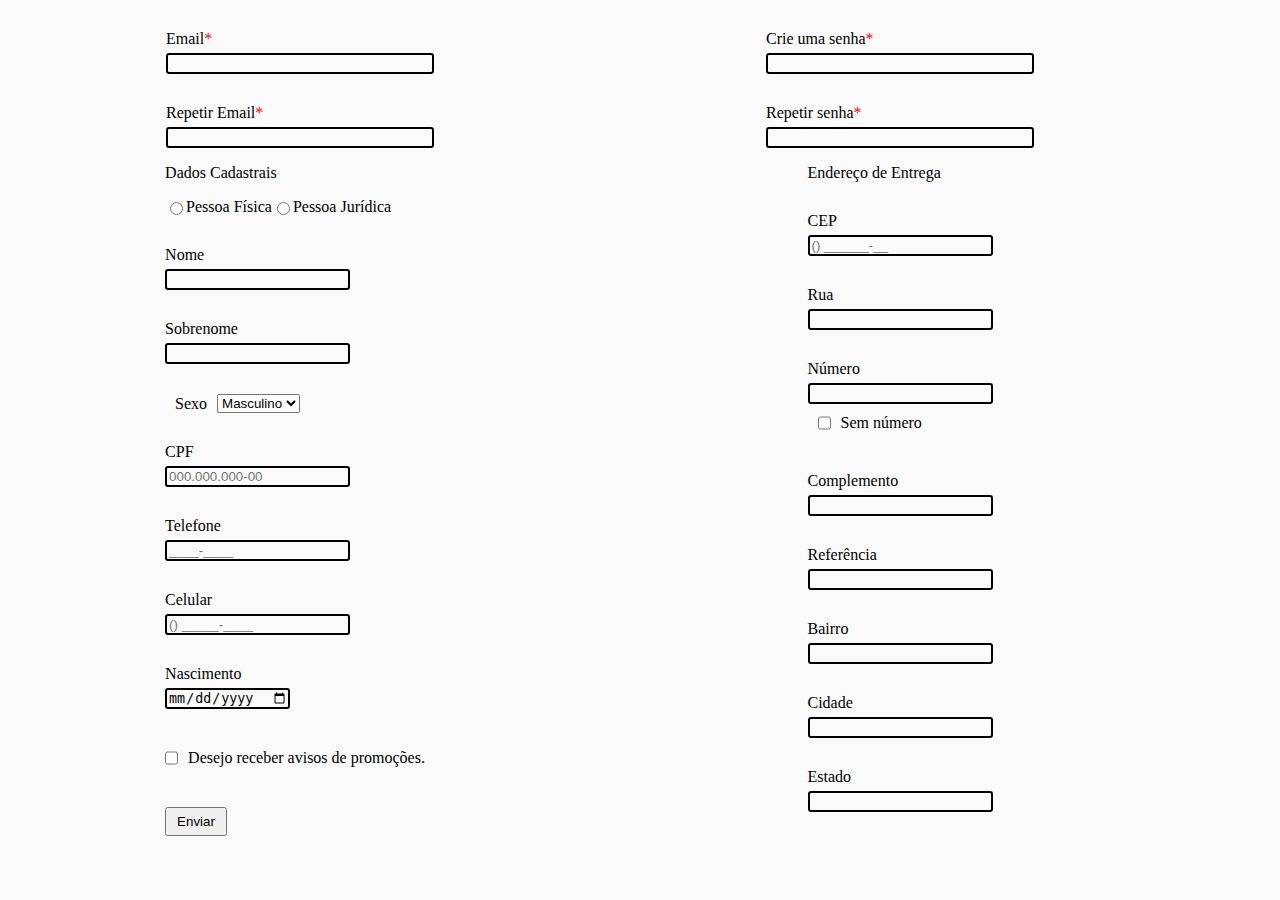
<file: aprendendo-formulario/index.html>
<!DOCTYPE html>
<html lang="pt-br">

<head>
  <meta charset="UTF-8">
  <meta name="viewport" content="width=device-width, initial-scale=1.0">
  <title>Document</title>
  <link rel="stylesheet" href="style.css">
</head>

<body>
  <form action="./">
    <div class="inicio">
      <div class="email">
        <label for="email">Email<span>*</span></label>
        <input type="email" id="email" name="email">

        <label for="repetir-email">Repetir Email<span>*</span></label>
        <input type="email" id="repetir-email" name="repetir-email">
      </div>

      <div class="senha">
        <label for="senha">Crie uma senha<span>*</span></label>
        <input type="password" id="senha" name="senha">

        <label for="repetir-senha">Repetir senha<span>*</span></label>
        <input type="password" id="repetir-senha" name="repetir-senha">
      </div>
    </div>

    <div class="dados">
      <div class="dados-cadastrais">
        <p>Dados Cadastrais</p>
        <div class="radio">
          <input type="radio" id="pessoa-fisica" name="pessoa-fisica" />
          <label for="pessoa-fisica">Pessoa Física</label>

          <input type="radio" id="pessoa-juridica" name="pessoa-fisica" />
          <label for="pessoa-juridica">Pessoa Jurídica</label>
        </div>

        <label for="nome">Nome</label>
        <input type="text" id="nome" name="nome">

        <label for="sobrenome">Sobrenome</label>
        <input type="text" id="sobrenome" name="sobrenome">

        <div class="sexo">
          <label for="sexo">Sexo</label>
          <select name="sexo" id="sexo">
            <option value="masculino">Masculino</option>
            <option value="feminino">Feminino</option>
            <option value="outro">Outro</option>
          </select>
        </div>

        <label for="sobrenome">CPF</label>
        <input type="number" id="cpf" name="cpf" placeholder="000.000.000-00">

        <label for="sobrenome">Telefone</label>
        <input type="number" id="telefone" name="telefone" placeholder="____-____">

        <label for="sobrenome">Celular</label>
        <input type="number" id="celular" name="celular" placeholder="() _____-____">

        <label for="nascimento">Nascimento</label>
        <input type="date" id="nascimento" name="nascimento">

        <div class="checkbox">
          <input type="checkbox" id="marketing" name="marketing" value="marketing" />
          <label for="marketing">Desejo receber avisos de promoções.</label>
        </div>
        <button>Enviar</button>
      </div>

      <div class="endereco-entrega">
        <p>Endereço de Entrega</p>
        <label for="cep">CEP</label>
        <input type="number" id="cep" name="cep" placeholder="() ______-__">
        
        <label for="rua">Rua</label>
        <input type="text" id="rua" name="rua" />
        
        <label for="numero">Número</label>
        <input type="number" id="numero" name="numero">

        <div class="checkbox2">
          <input type="checkbox" id="sem-numero" name="sem-numero" value="sem-numero" />
          <label for="marketing">Sem número</label>
        </div>

        <label for="Complemento">Complemento</label>
        <input type="text" id="Complemento" name="Complemento" />

        <label for="referencia">Referência</label>
        <input type="text" id="referencia" name="referencia" />

        <label for="bairro">Bairro</label>
        <input type="text" id="bairro" name="bairro" />

        <label for="cidade">Cidade</label>
        <input type="text" id="cidade" name="cidade" />

        <label for="estado">Estado</label>
        <input type="text" id="rua" name="rua" />

      </div>



    </div>
  </form>
</body>

</html>
</file>
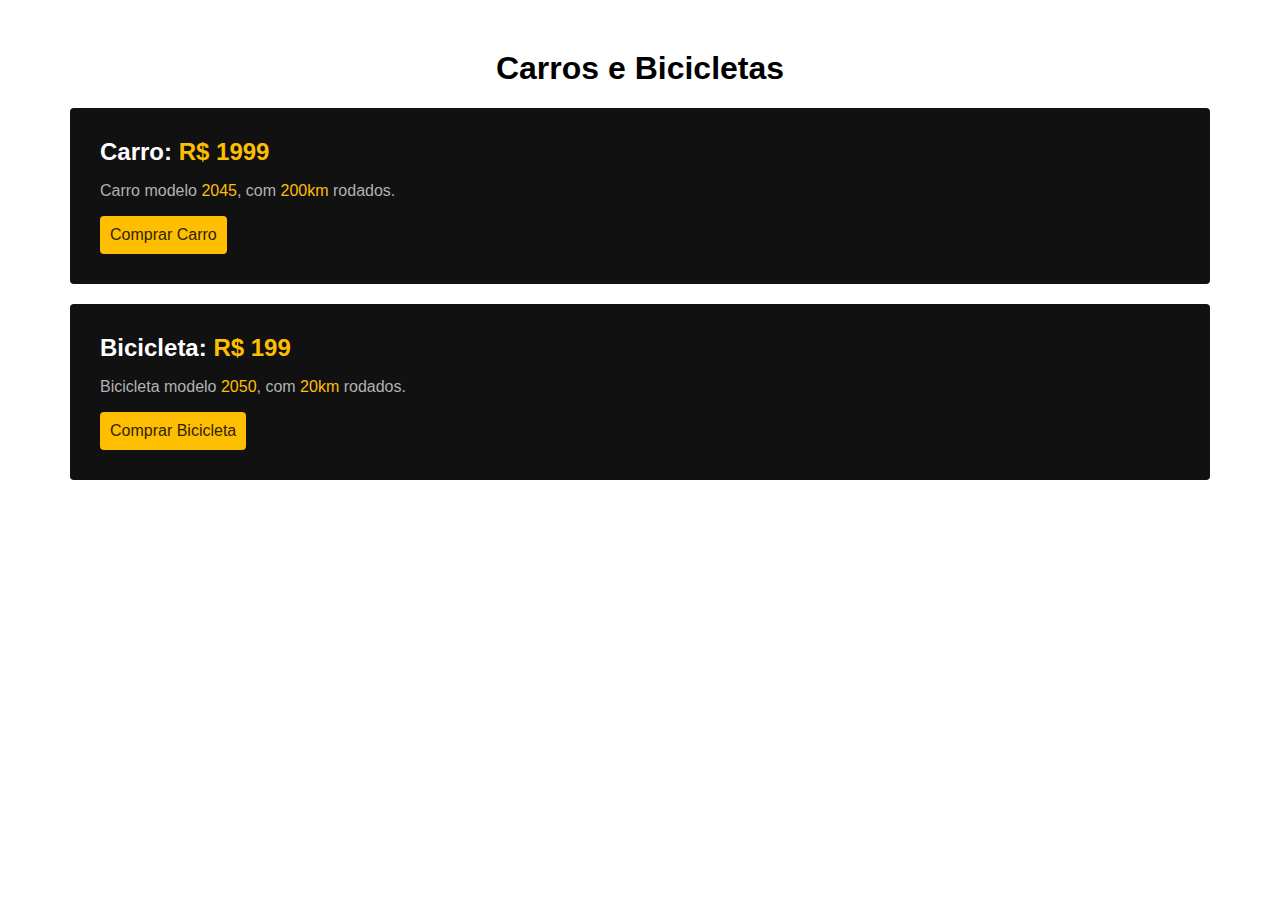
<file: ex002-display/index.html>
<!DOCTYPE html>
<html lang="pt-br">

<head>
  <meta charset="UTF-8">
  <meta name="viewport" content="width=device-width, initial-scale=1.0">
  <title>Carros e Bicicletas</title>
  <link rel="stylesheet" href="style.css">
</head>

<body>
  <h1>Carros e Bicicletas</h1>
  <div class="item">
    <h2>Carro: <span class="amarelo1">R$ 1999</span></h2>
    <p>Carro modelo <span class="amarelo1">2045</span>, com <span class="amarelo1">200km</span> rodados.</p>
    <a href="#">Comprar Carro</a>
  </div>
  <div class="item">
    <h2>Bicicleta: <span class="amarelo1">R$ 199</span></h2>
    <p>Bicicleta modelo <span class="amarelo1">2050</span>, com <span class="amarelo1">20km</span> rodados.</p>
    <a href="#">Comprar Bicicleta</a>
  </div>




</body>

</html>
</file>
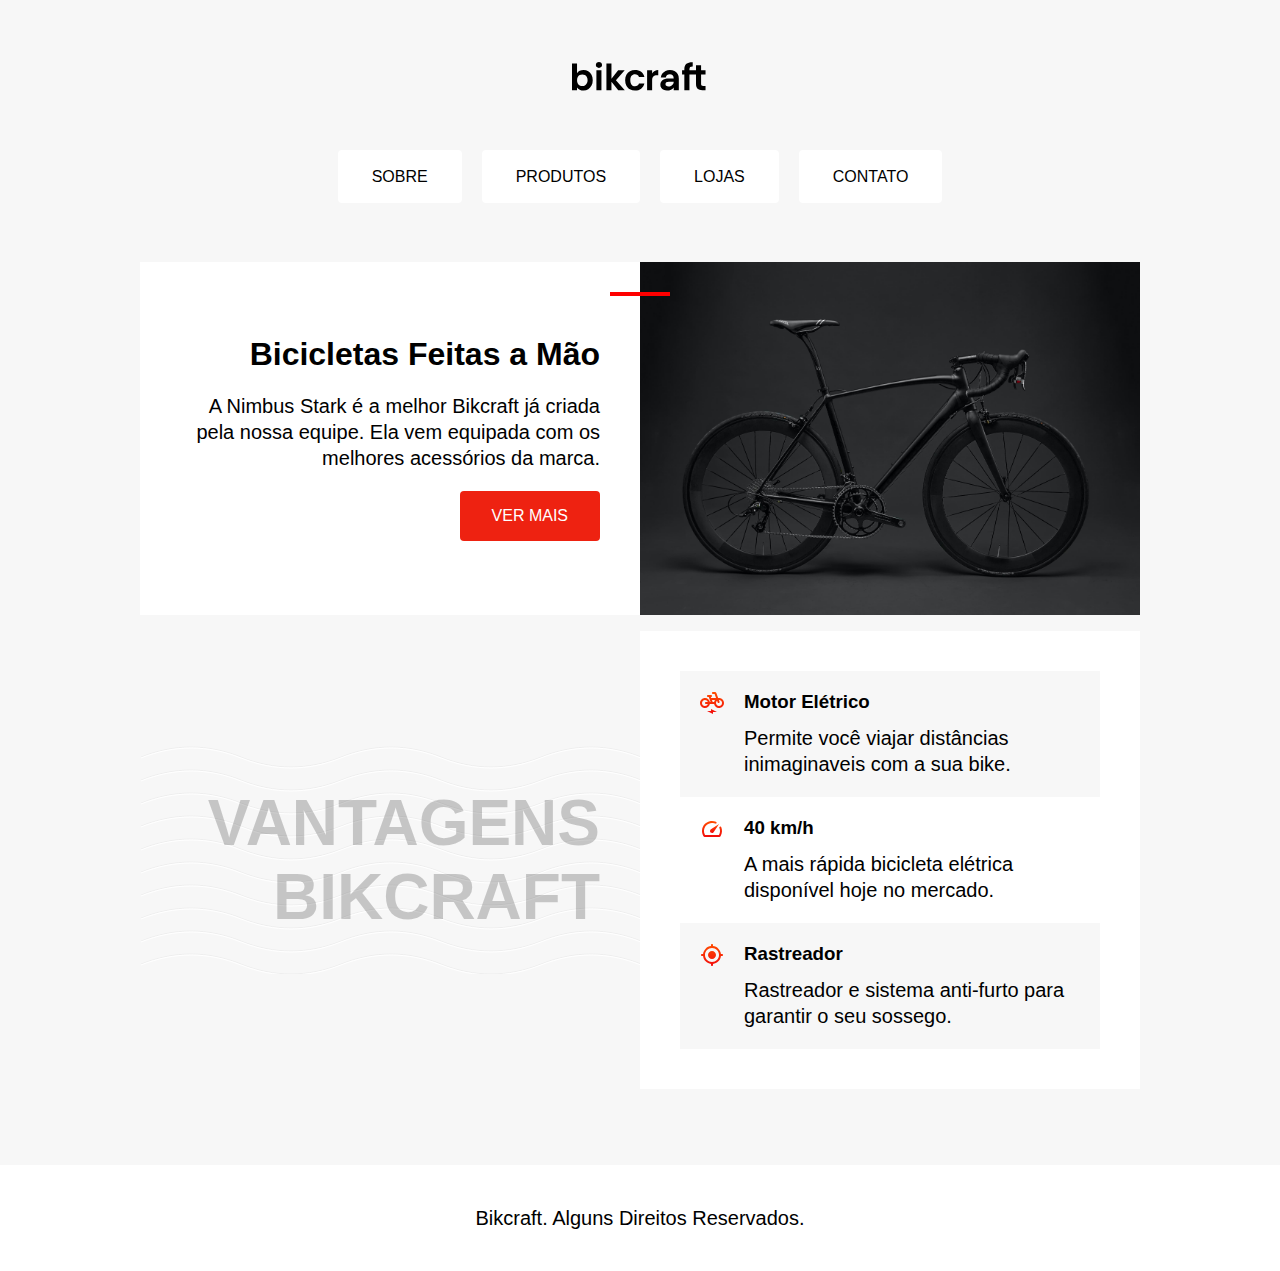
<file: ex003-bikcraft/index.html>
<!DOCTYPE html>
<html lang="pt-br">

<head>
  <meta charset="UTF-8">
  <meta name="viewport" content="width=device-width, initial-scale=1.0">
  <title>BikCraft</title>
  <link rel="stylesheet" href="style.css">
</head>

<body>
  <header class="header">
  <img src="./img site bike/bikcraft.svg" alt="Bikcraft" />
  <nav aria-label="primaria">
    <ul class="menu">
        <li><a href="/">Sobre</a></li>
        <li><a href="/">Produtos</a></li>
        <li><a href="/">Lojas</a></li>
        <li><a href="/">Contato</a></li>
    </ul>
  </nav>
</header>

  <main>
    <article class="conteudo" aria-labelledby="label-intdoducao">
      <div class="introducao" id="label-intdoducao">
        <h1>Bicicletas Feitas a Mão</h1>
        <p>A Nimbus Stark é a melhor Bikcraft já criada pela nossa equipe. Ela vem equipada com os melhores acessórios da marca.</p>
        <a class="botao" href="/">Ver Mais</a>
      </div>
      <img src="./img site bike/bicicleta.jpg" alt="Bicicleta Bikcraft Preta">
    </article>

    <article class="conteudo" aria-labelledby="label-vantagens">
      <h2 class="subtitulo" id="label-vantagens">Vantagens Bikcraft</h2>
      <ul class="vantagens">
        <li class="vantagens-item">
          <img src="./img site bike/eletrica.svg" alt="">
          <h3>Motor Elétrico</h3>
          <p>Permite você viajar distâncias inimaginaveis com a sua bike.</p>
        </li>
        <li class="vantagens-item">
          <img src="./img site bike/velocidade.svg" alt="">
          <h3>40 km/h</h3>
          <p>A mais rápida bicicleta elétrica disponível hoje no mercado.</p>
        </li>
        <li class="vantagens-item">
          <img src="./img site bike/rastreador.svg" alt="">
          <h3>Rastreador</h3>
          <p>Rastreador e sistema anti-furto para garantir o seu sossego.</p>
        </li>
      </ul>
    </article>
  </main>

  <footer class="rodape">
    <p>Bikcraft. Alguns Direitos Reservados.</p>
  </footer>


</body>
</file>
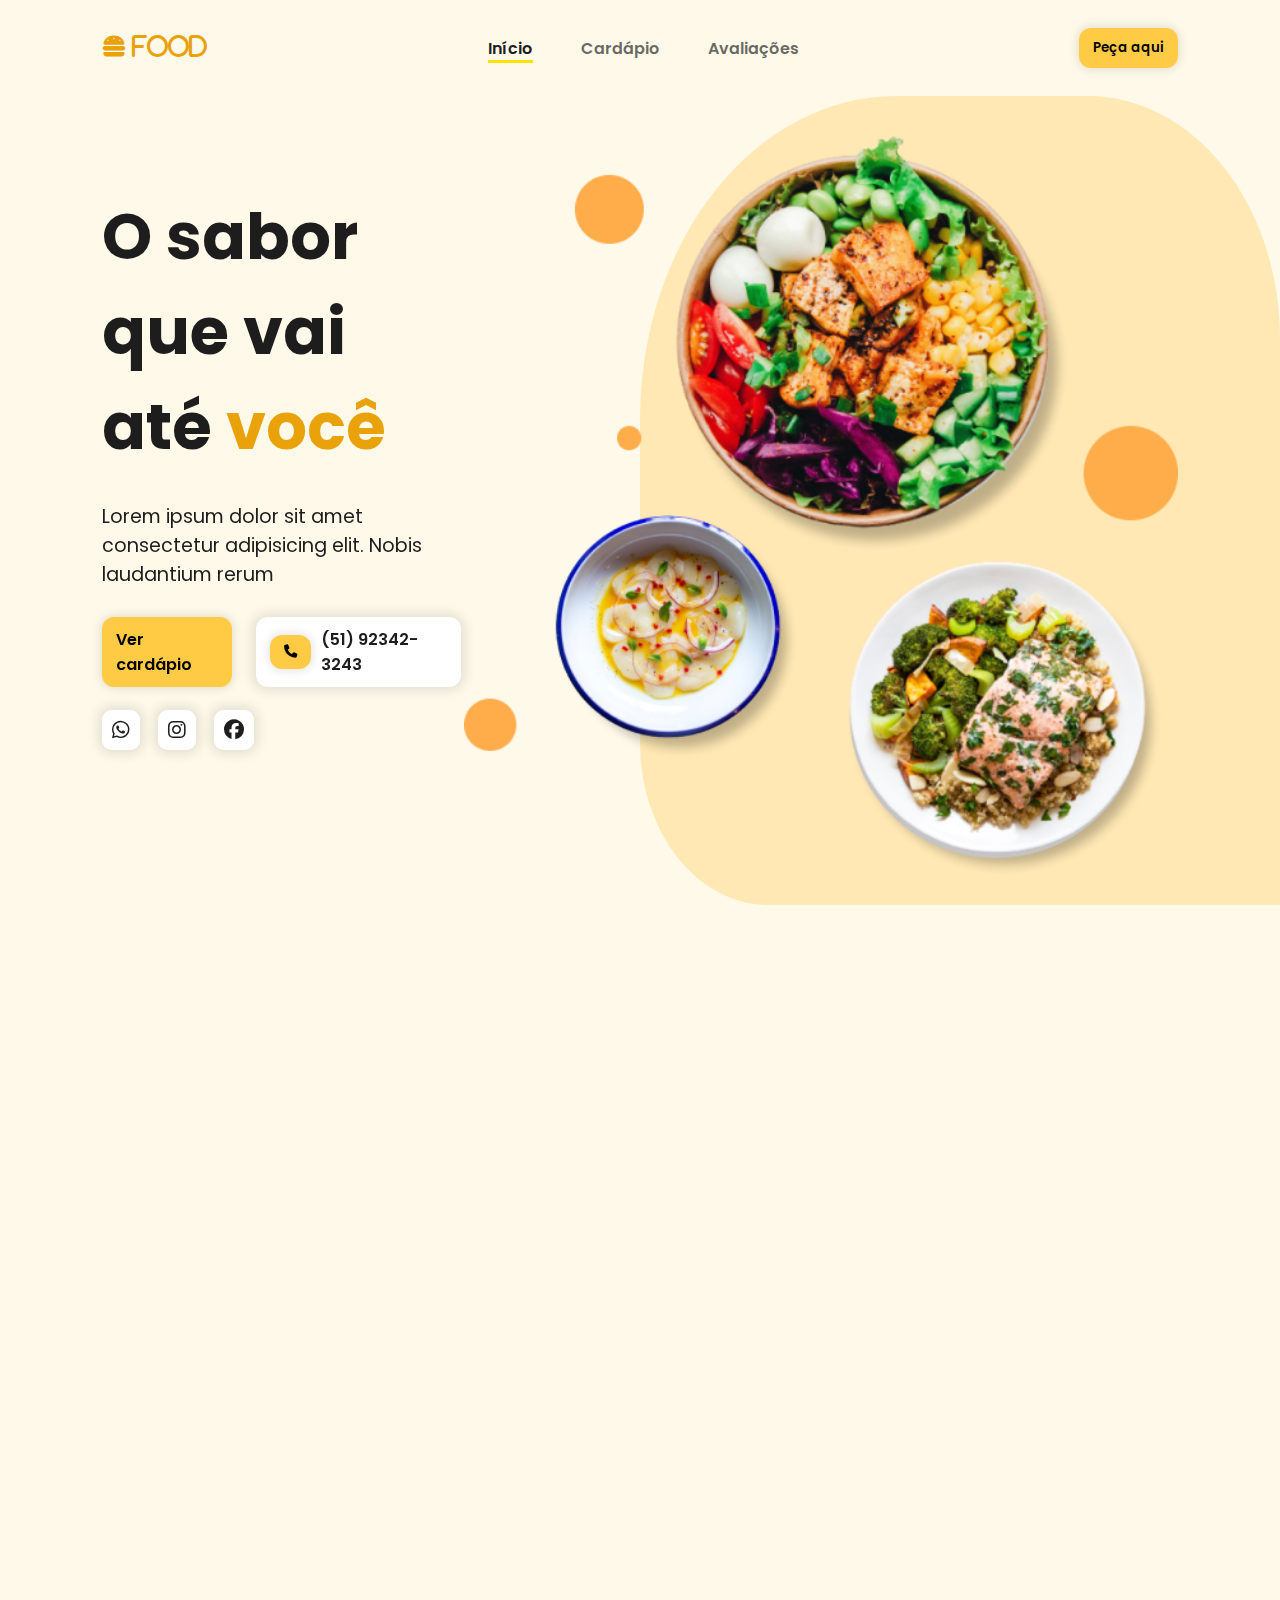
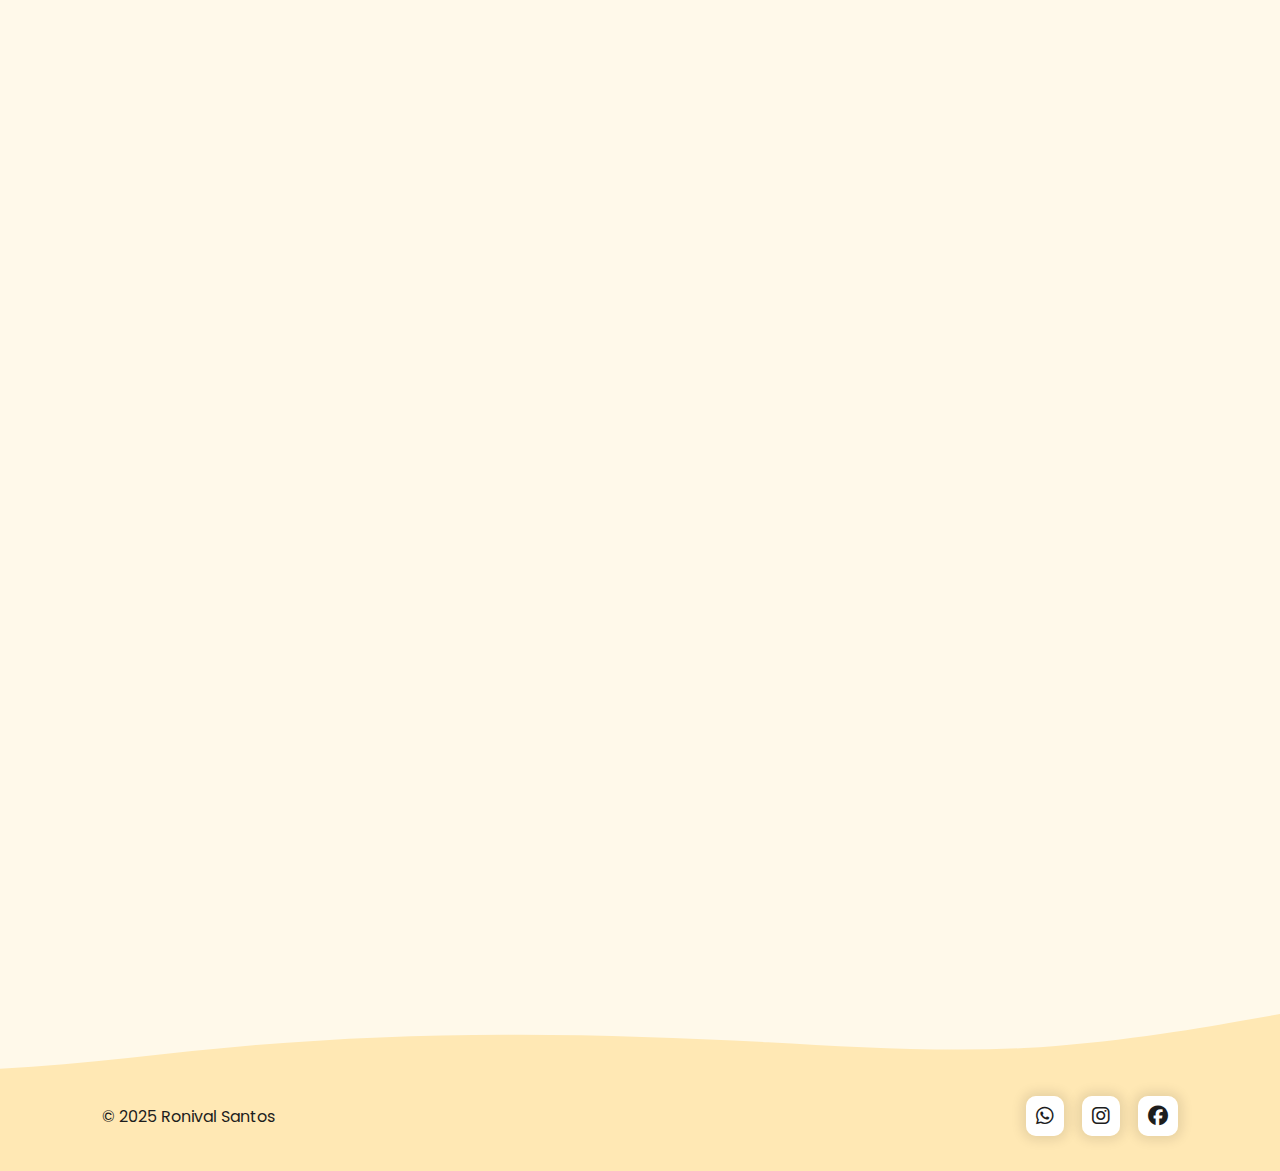
<file: landingPage-food/index.html>
<!DOCTYPE html>
<html lang="pt-br">

<head>
  <meta charset="UTF-8">
  <meta name="viewport" content="width=device-width, initial-scale=1.0">
  <title>Food</title>
  <link rel="stylesheet" href="https://cdnjs.cloudflare.com/ajax/libs/font-awesome/6.7.2/css/all.min.css">
  <link rel="stylesheet" href="./css/style.css">

  <link rel="shortcut icon" href="./imgs/icones/icon-site.svg" type="image/x-icon">

  <link rel="preconnect" href="https://fonts.googleapis.com">
  <link rel="preconnect" href="https://fonts.gstatic.com" crossorigin>
  <link href="https://fonts.googleapis.com/css2?family=Merriweather:ital,wght@1,900&family=Poppins:wght@400;600;700;800&display=swap" rel="stylesheet">

</head>

<body>
  <header>
    <nav id="navbar" class="js-menu">
      <a href="#inicio"><i class="fa-solid fa-burger" id="nav-logo"> Food</i></a>
      <ul id="nav-list">
        <li class="nav-item active">
          <a href="#inicio">Início</a>
        </li>
        <li class="nav-item"><a href="#cardapios">Cardápio</a></li>
        <li class="nav-item"><a href="#depoimentos">Avaliações</a></li>
      </ul>
      <button class="btn-default">Peça aqui</button>

      <button" id="mobile-btn">
        <img class="abrir" src="./imgs/icones/menu-icon.svg" alt="">
        <img class="close" src="./imgs/icones/close-icon.svg" alt="">
        </button>

    </nav>
    <nav>
      <div id="mobile-menu" class="js-menu">
        <ul id="mobile-nav-list">
          <li class="nav-item"><a href="#inicio">Início</a></li>
          <li class="nav-item"><a href="#cardapios">Cardápio</a></li>
          <li class="nav-item"><a href="#depoimentos">Avaliações</a></li>
        </ul>
        <button class="btn-default">Peça aqui</button>
      </div>
    </nav>
  </header>
  <main>
    <section class="introducao js-animacao" id="inicio">
      <div class="shape"></div>
      <div class="introducao-conteudo">
        <h1>O sabor que vai até <span>você</span></h1>
        <p>Lorem ipsum dolor sit amet consectetur adipisicing elit. Nobis laudantium rerum</p>
        <div class="introducao-botoes">
          <a class="btn-default">Ver cardápio</a>
          <a href="tel:+558192342-3243" class="telefone">
            <button class="btn-default">
              <i class="fa-solid fa-phone"></i>
            </button>
            (51) 92342-3243
          </a>
        </div>

        <ul class="redes-sociais">
          <li>
            <a href=""><i class="fa-brands fa-whatsapp"></i></a>
          </li>
          <li>
            <a href=""><i class="fa-brands fa-instagram"></i></a>
          </li>
          <li>
            <a href=""><i class="fa-brands fa-facebook"></i></a>
          </li>
        </ul>
      </div>
      <div class="banner">
        <img src="./imgs/hero.png" alt="">
      </div>
    </section>

    <section class="cardapios js-animacao" id="cardapios">

      <h2 class="section-titulo">Cardápio</h2>
      <h3 class="section-subtitulo">Nossos pratos especiais</h3>

      <div class="cardapios-conteudo">
        <div class="cardapio-conteudo">
          <div class="coracao">
            <i class="fa-solid fa-heart "></i>
          </div>
          <img src="./imgs/dish.png" alt="">
          <h3>Lorem Ipsum</h3>
          <p>Lorem ipsum dolor sit amet consectetur adipisicing elit.</p>
          <div class="estrelas"><i class="fa fa-star"></i> <i class="fa fa-star"></i> <i class="fa fa-star"></i> <i class="fa fa-star"></i> <i class="fa fa-star"></i> <span>(500+)</span></div>
          <div class="cardapio-preco">
            <h4>
              <p>R$20,00</p>
            </h4>
            <button class="btn-default">
              <a href=""><i class="fa-solid fa-basket-shopping"></i></a>
            </button>
          </div>
        </div>

        <div class="cardapio-conteudo">
          <div class="coracao">
            <i class="fa-solid fa-heart "></i>
          </div>
          <img src="./imgs/dish2.png" alt="">
          <h3>Lorem Ipsum</h3>
          <p>Lorem ipsum dolor sit amet consectetur adipisicing elit.</p>
          <div class="estrelas"><i class="fa fa-star"></i> <i class="fa fa-star"></i> <i class="fa fa-star"></i> <i class="fa fa-star"></i> <i class="fa fa-star"></i> <span>(500+)</span></div>
          <div class="cardapio-preco">
            <h4>
              <p>R$20,00</p>
            </h4>
            <button class="btn-default">
              <a href=""><i class="fa-solid fa-basket-shopping"></i></a>
            </button>
          </div>
        </div>

        <div class="cardapio-conteudo">
          <div class="coracao">
            <i class="fa-solid fa-heart "></i>
          </div>
          <img src="./imgs/dish3.png" alt="">
          <h3>Lorem Ipsum</h3>
          <p>Lorem ipsum dolor sit amet consectetur adipisicing elit.</p>
          <div class="estrelas"><i class="fa fa-star"></i> <i class="fa fa-star"></i> <i class="fa fa-star"></i> <i class="fa fa-star"></i> <i class="fa fa-star"></i> <span>(500+)</span></div>
          <div class="cardapio-preco">
            <h4>
              <p>R$20,00</p>
            </h4>
            <button class="btn-default">
              <a href=""><i class="fa-solid fa-basket-shopping"></i></a>
            </button>
          </div>
        </div>

        <div class="cardapio-conteudo">
          <div class="coracao">
            <i class="fa-solid fa-heart "></i>
          </div>
          <img src="./imgs/dish4.png" alt="">
          <h3>Lorem Ipsum</h3>
          <p>Lorem ipsum dolor sit amet consectetur adipisicing elit.</p>
          <div class="estrelas"><i class="fa fa-star"></i> <i class="fa fa-star"></i> <i class="fa fa-star"></i> <i class="fa fa-star"></i> <i class="fa fa-star"></i> <span>(500+)</span></div>
          <div class="cardapio-preco">
            <h4>
              <p>R$20,00</p>
            </h4>
            <button class="btn-default">
              <a href=""><i class="fa-solid fa-basket-shopping"></i></a>
            </button>
          </div>
        </div>



      </div>


    </section>

    <section class="depoimentos js-animacao" id="depoimentos">
      <div class="depoimentos-img">
        <img src="./imgs/chef.png" alt="">
      </div>
      <div class="depoimentos-conteudo">
        <h2 class="section-titulo">Depoimentos</h2>
        <h3 class="section-subtitulo">O que os clientes falam sobre nós</h3>
        <div class="depoimento">
          <img src="./imgs/avatar.png" alt="">
          <div>
            <p>Fulana de Tal</p>
            <span>Lorem ipsum dolor sit amet, consectetur adipisicing elit. Magni praesentium suscipit excepturi, voluptate natus soluta quis corrupti omnis!</span>
          </div>
          <div class="estrelas"><i class="fa fa-star"></i> <i class="fa fa-star"></i> <i class="fa fa-star"></i> <i class="fa fa-star"></i> <i class="fa fa-star"></i></div>
        </div>
        <div class="depoimento">
          <img src="./imgs/avatar.png" alt="">
          <div>
            <p>Fulana de Tal</p>
            <span>Lorem ipsum dolor sit amet, consectetur adipisicing elit. Magni praesentium suscipit excepturi, voluptate natus soluta quis corrupti omnis!</span>
          </div>
          <div class="estrelas"><i class="fa fa-star"></i> <i class="fa fa-star"></i> <i class="fa fa-star"></i> <i class="fa fa-star"></i> <i class="fa fa-star"></i></div>
        </div>
        <div class="depoimentos-botao">
          <a class="btn-default" href="">Ver mais avaliações</a>
        </div>
      </div>
    </section>
  </main>
  <footer>
    <img src="./imgs/wave.svg" alt="">

    <div class="footer-itens">
      <span class="copyright">
        &copy 2025 Ronival Santos
      </span>
      <div>
        <ul class="redes-sociais">
          <li>
            <a href=""><i class="fa-brands fa-whatsapp"></i></a>
          </li>
          <li>
            <a href=""><i class="fa-brands fa-instagram"></i></a>
          </li>
          <li>
            <a href=""><i class="fa-brands fa-facebook"></i></a>
          </li>
        </ul>
      </div>
    </div>
  </footer>
  <script src="./js/script.js"></script>
</body>

</html>
</file>
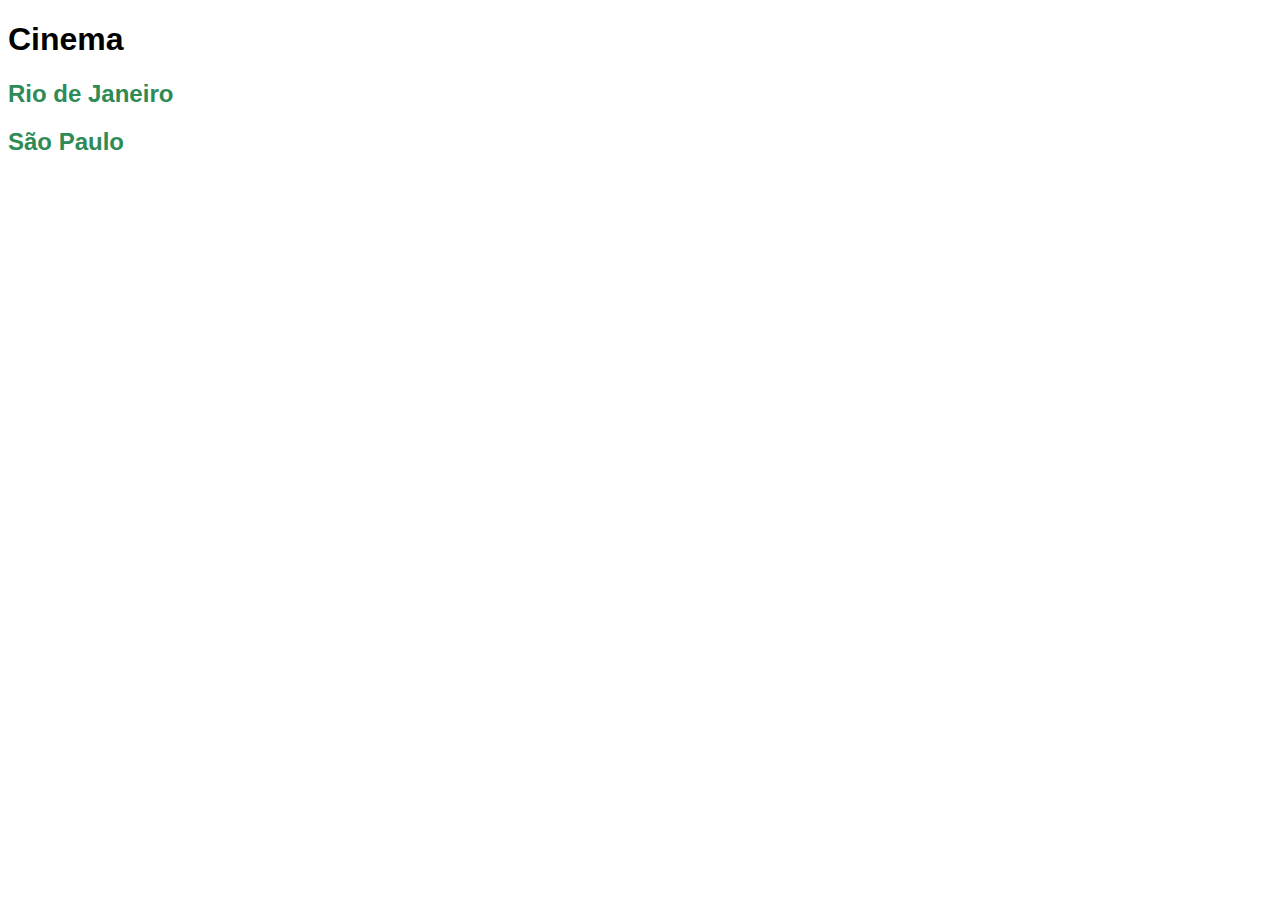
<file: ex001-html/cinema/index.html>
<!DOCTYPE html>
<html lang="pt-br">

<head>
  <meta charset="UTF-8">
  <meta name="viewport" content="width=device-width, initial-scale=1.0">
  <title>Cinema</title>
  <link rel="stylesheet" href="style.css">
</head>

<body>
  <h1>Cinema</h1>
  <h2><a href="/Estados/rj.html">Rio de Janeiro</a></h2>
  <h2><a href="/Estados/sp.html">São Paulo</a></h2>
</body>

</html>
</file>
<file: aprendendo-formulario/style.css>
body{
  margin: 0px;
  background-color: #fafafa;
}
form{
  max-width: 1200px;  
}

.inicio{
display: grid;
grid-template-columns: 1fr 1fr;
justify-items: center;
}
.dados{
  display: grid;
  grid-template-columns: 1fr 1fr;
  justify-items: center;
}
.inicio input{
  width: 260px;
}

label{
  display: block;
  margin: 30px 0px 5px 0px;
}
input{
  display: block;
  /* margin: 0px 10px; */
  border-radius: 3px;
  border: 2px solid black;
  background-color: transparent;
} 
button{
  display: block;
  margin: 0px 10px 60px 0px;
  padding: 5px 10px;
}

span{
  color: red;
}
.radio{
  display: flex;
}
.radio label{
  margin: 0px;
}
.sexo{
  display: flex;
  align-items: center;
  margin: 30px 0px 5px 10px;
}
.sexo label{
  margin: 0px;
}
.sexo select{
  margin-left: 10px;
}
.checkbox{
  display: flex;
}
.checkbox label{
  margin: 0px;
  padding: 40px 10px;
}
.checkbox input{
  margin: 40px 0px;
}
.checkbox2{
  display: flex;
}
.checkbox2 label{
  margin: 0px;
  padding: 10px 0px;
}
.checkbox2 input{
  margin: 10px 10px;
}
</file>
<file: ex002-display/style.css>
body {
  font-family: Arial, Helvetica, sans-serif;
  margin: 50px;
}
h1 {
  text-align: center;
}
h2 {
  margin: 0px;
}
.item {
  background-color: #111;
  border-radius: 4px;
  color: #fff;
  padding: 30px;
  margin: 20px;
}
.amarelo1 {
  color: #febe01;
}
p {
  color: #b2b2b2;
}
a {
  background-color: #febe01;
  display: inline-block;
  color: #332200;
  text-decoration: none;
  border-radius: 4px;
  padding: 10px;
}
</file>
<file: ex003-bikcraft/style.css>
body {
  font-family: Arial, Helvetica, sans-serif;
  margin: 0px;
  background: #f7f7f7;
  display: grid;
  gap: 60px;
  justify-items: center;
  margin-top: 60px;
}
.header {
  display: grid;
  justify-items: center;
  gap: 60px;
}

img {
  max-width: 100%;
  display: block;
  height: 100%;
  object-fit: cover;
  object-position: top center;
}

p,
h1,
h2,
h3 {
  margin: 0px;
}

.introducao::before {
  content: "";
  width: 60px;
  height: 4px;
  background-color: red;
  position: absolute;
  top: 30px;
  right: -30px;
}

p {
  font-size: 1.25rem;
  line-height: 1.3;
}
a {
  text-decoration: none;
}
.menu {
  list-style: none;
  display: flex;
  flex-wrap: wrap;
  border: 0px;
  padding: 0px;
  gap: 20px;
  justify-content: center;
}

li a {
  background: #ffffff;
  padding: 1rem 2rem;
  border-radius: 0.25rem;
  color: #000000;
  text-transform: uppercase;
  border: 2px solid transparent;
}
li a:hover {
  border: 2px solid red;
}

.conteudo {
  display: grid;
  grid-template-columns: 1fr 1fr;
  max-width: 1000px;
}



.introducao {
  background: #fff;
  padding: 40px;
  text-align: right;
  position: relative;
  display: grid;
  gap: 20px;
  align-content: center;
  justify-items: end;
  position: relative;
}
.introducao h1 {
  font-size: 2rem;
}

.detalhe {
  width: 60px;
  height: 4px;
  background: #e21;
  position: absolute;
  top: 30px;
  right: -30px;
}

.botao {
  background: #e21;
  color: #fff;
  padding: 1rem 2rem;
  border-radius: 0.25rem;
  text-transform: uppercase;
}
.botao:hover {
  background-color: #900;
}
.subtitulo {
  font-size: 4rem;
  text-transform: uppercase;
  color: rgba(0, 0, 0, 0.2);
  text-align: right;
  padding: 40px;
  align-self: center;
  background-image: url("./img site bike/onda.svg");
}

.vantagens {
  background: #fff;
  padding: 40px;
  
}

.vantagens-item {
  display: grid;
  grid-template-columns: auto 1fr;
  gap: 10px 20px;
  padding: 20px;
}
.vantagens-item:hover {
  border-left: 4px solid red;
}
.vantagens-item:nth-child(odd) {
  background-color: #f7f7f7;
}

.vantagens-item p {
  grid-column: 2;
}

.rodape {
  background: #fff;
  width: 100%;
  text-align: center;
  padding: 40px;
  box-sizing: border-box;
}
@media (max-width: 1000px) {
  .subtitulo {
    font-size: 3rem;
}
}
@media (max-width: 800px) {
  .header{
    gap: 2rem;
  }
  .menu li a{
  font-size: 1rem;
  padding: 0.5rem 1.5rem;
  }
  .subtitulo {
    font-size: 2rem;
  }
  .vantagens-item h3, p{
    font-size: 1rem;
  }
}

@media (max-width: 600px){
  .conteudo{
    grid-template-columns: 1fr;
    gap: 1rem;
  }
  .introducao::before{
    display: none;
  }
  .menu {
    gap: 0.7rem;
  }
  .menu li a{
    font-size: 0.9rem;
    padding: 0.5rem 1.0rem;
  }
  .subtitulo{
    text-align: center;
  }
  .conteudo{
    gap: 0px;
  }
}
</file>
<file: landingPage-food/css/style.css>
/* global */
@import "./global/global.css";
@import "./global/header.css";
@import "./global/footer.css";

/* conteudo */
@import "./conteudo/introducao.css";
@import "./conteudo/cardapios.css";
@import "./conteudo/depoimentos.css";

/* utilidades */
@import "./utilidades/cores.css";
</file>
<file: ex001-html/cinema/style.css>
body {
  font-family: Arial, Helvetica, sans-serif;
}
.hoje {
  color: darkred;
}
.amanha {
  color: darkblue;
}
h2 a {
  color: seagreen;
}
a {
  text-decoration: none;
}
p {
  font-size: 20px;
}
</file>
